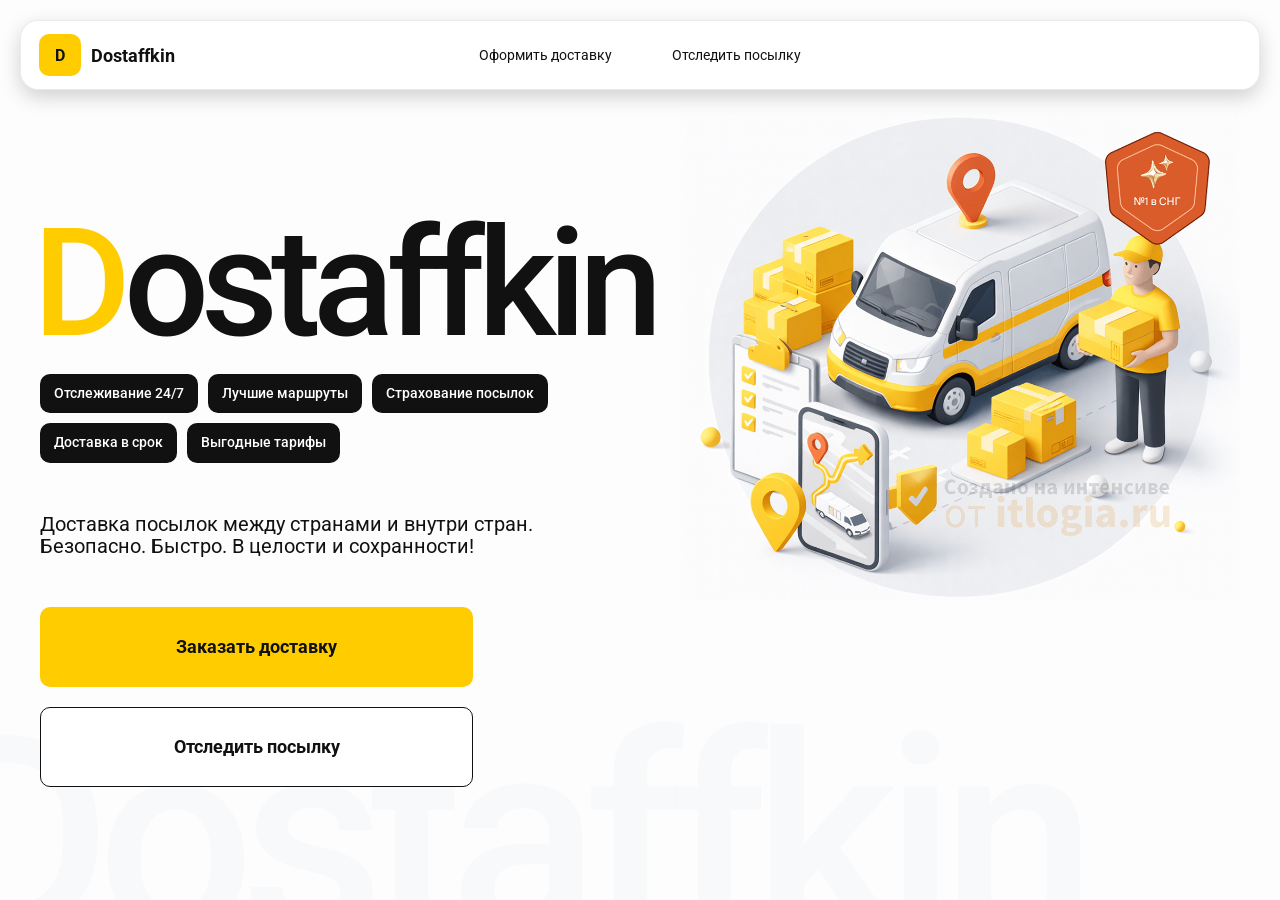
<file: index.html>
<!doctype html>
<html lang="ru">

<head>
    <meta charset="utf-8" />
    <meta name="viewport" content="width=device-width,initial-scale=1,maximum-scale=1,user-scalable=0" />
    <title>Dostaffkin — Доставка посылок между странами и внутри стран. Безопасно. Быстро. В целости и сохранности!
    </title>
    <link href="styles/base.css" rel="stylesheet" />
    <link href="styles/base_adaptive.css" rel="stylesheet" />
    <link href="styles/index.css" rel="stylesheet" />
    <link href="styles/index_adaptive.css" rel="stylesheet" />

</head>

<body>
    <div class="container">
        <header class="header">
            <a class="header-brand" href="#">
                <div class="header-logo">D</div>
                <div class="header-title">Dostaffkin</div>
            </a>
            <nav class="header-menu">
                <a class="header-link" href="./order.html">Оформить <span>доставку</span></a>
                <a class="header-link" href="./track.html">Отследить <span>посылку</span></a>
            </nav>
        </header>
        <main class="main">
            <section class="main-info">
                <div class="main-title">
                    <span>D</span>ostaffkin
                </div>
                <div class="main-features">
                    <div class="main-feature">Отслеживание 24/7</div>
                    <div class="main-feature">Лучшие маршруты</div>
                    <div class="main-feature">Страхование посылок</div>
                    <div class="main-feature">Доставка в срок</div>
                    <div class="main-feature">Выгодные тарифы</div>
                </div>
                <div class="main-description">
                    Доставка посылок между странами и внутри стран.
                    Безопасно. Быстро. В целости и сохранности!
                </div>
                <div class="main-actions">
                    <a class="button" type="button" href="./order.html">Заказать доставку</a>
                    <a class="button button-white" type="button" href="./track.html">Отследить посылку</a>
                </div>
            </section>
            <div class="main-title-ghost">Dostaffkin</div>
            <section class="main-image">
                <img src="images/main-image.png" alt="Main image" />
            </section>
        </main>

    </div>
</body>

</html>
</file>
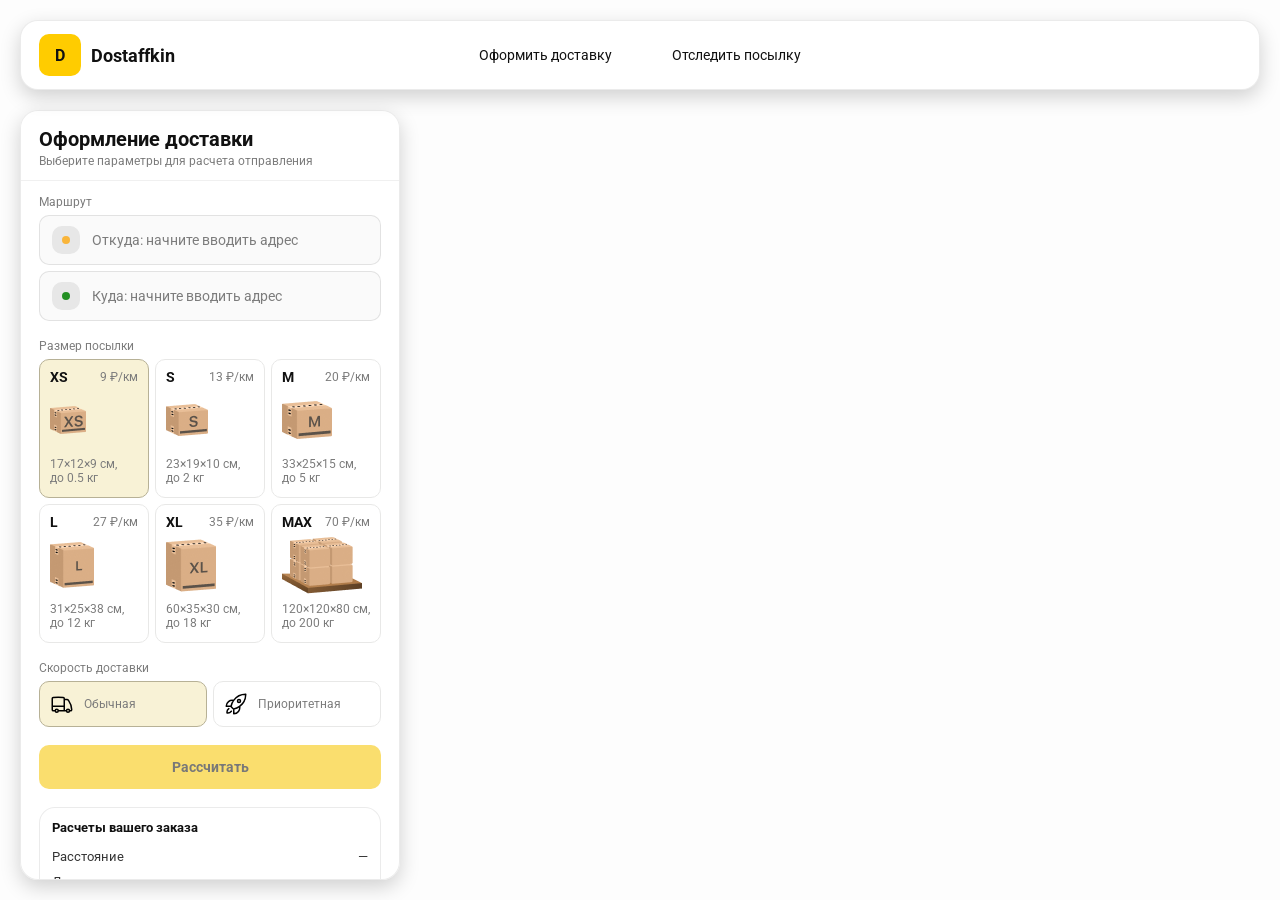
<file: order.html>
<!doctype html>
<html lang="ru">

<head>
    <meta charset="utf-8" />
    <meta name="viewport" content="width=device-width,initial-scale=1,maximum-scale=1,user-scalable=0" />
    <title>Оформление доставки</title>

    <link rel="stylesheet" href="styles/base.css" />
    <link rel="stylesheet" href="styles/base_adaptive.css" />

    <link rel="stylesheet" href="styles/order.css" />
    <link rel="stylesheet" href="styles/order_adaptive.css" />

    <script src="https://api-maps.yandex.ru/2.1/?lang=ru_RU&apikey=0c41792e-8c43-46f4-8267-2a0ffc75c0bb&suggest_apikey=ba2b6d49-8ae0-46f3-815a-244c1db91787" type="text/javascript"></script>



</head>

<body>
    <div id="map"></div>

    <header class="header">
        <a class="header-brand" href="./index.html">
            <div class="header-logo">D</div>
            <div class="header-title">Dostaffkin</div>
        </a>
        <nav class="header-menu">
            <a class="header-link" href="#">Оформить <span>доставку</span></a>
            <a class="header-link" href="./track.html">Отследить <span>посылку</span></a>
        </nav>
    </header>

    <aside class="main" id="sidebar">
        <div class="main-header">
            <div class="main-title">Оформление доставки</div>
            <div class="main-text">Выберите параметры для расчета отправления</div>
        </div>
        <div class="main-content">
            <div class="main-route">
                <div class="main-block-title">Маршрут</div>
                <div class="main-fields">
                    <div class="main-field" id="fromField">
                        <div class="main-pin"></div>
                        <input id="from" placeholder="Откуда: начните вводить адрес" autocomplete="off" />
                        <div class="main-ac" id="fromAc" role="listbox" aria-label="Подсказки адресов"></div>
                    </div>

                    <div class="main-field" id="toField">
                        <div class="main-pin"></div>
                        <input id="to" placeholder="Куда: начните вводить адрес" autocomplete="off" />
                        <div class="main-ac" id="toAc" role="listbox" aria-label="Подсказки адресов"></div>
                    </div>
                </div>
            </div>
            <div class="main-package">
                <div class="main-block-title">Размер посылки</div>

                <div class="main-sizes">
                    <div class="main-size-card is-active" data-value="xs">
                        <div class="main-size-top">
                            <div class="main-size-label">XS</div>
                            <div class="main-size-rate">9 ₽/км</div>
                        </div>
                        <div class="main-size-media">
                            <img src="images/sizes/xs.png" alt="Короб XS" />
                        </div>
                        <div class="main-size-description">17×12×9 см,<br>до 0.5 кг</div>
                    </div>

                    <div class="main-size-card" data-value="s">
                        <div class="main-size-top">
                            <div class="main-size-label">S</div>
                            <div class="main-size-rate">13 ₽/км</div>
                        </div>
                        <div class="main-size-media">
                            <img src="images/sizes/s.png" alt="Короб S" />
                        </div>
                        <div class="main-size-description">23×19×10 см,<br>до 2 кг</div>
                    </div>

                    <div class="main-size-card" data-value="m">
                        <div class="main-size-top">
                            <div class="main-size-label">M</div>
                            <div class="main-size-rate">20 ₽/км</div>
                        </div>
                        <div class="main-size-media">
                            <img src="images/sizes/m.png" alt="Короб M" />
                        </div>
                        <div class="main-size-description">33×25×15 см,<br>до 5 кг</div>
                    </div>

                    <div class="main-size-card" data-value="l">
                        <div class="main-size-top">
                            <div class="main-size-label">L</div>
                            <div class="main-size-rate">27 ₽/км</div>
                        </div>
                        <div class="main-size-media">
                            <img src="images/sizes/l.png" alt="Короб L" />
                        </div>
                        <div class="main-size-description">31×25×38 см,<br>до 12 кг</div>
                    </div>

                    <div class="main-size-card" data-value="xl">
                        <div class="main-size-top">
                            <div class="main-size-label">XL</div>
                            <div class="main-size-rate">35 ₽/км</div>
                        </div>
                        <div class="main-size-media">
                            <img src="images/sizes/xl.png" alt="Короб XL" />
                        </div>
                        <div class="main-size-description">60×35×30 см,<br>до 18 кг</div>
                    </div>

                    <div class="main-size-card" data-value="max">
                        <div class="main-size-top">
                            <div class="main-size-label">MAX</div>
                            <div class="main-size-rate">70 ₽/км</div>
                        </div>
                        <div class="main-size-media main-size-media-palleta">
                            <img src="images/sizes/max.png" alt="Паллета" />
                        </div>
                        <div class="main-size-description">120×120×80 см,<br>до 200 кг</div>
                    </div>
                </div>
            </div>

            <div class="main-speed">
                <div class="main-block-title">Скорость доставки</div>

                <div class="main-speeds">
                    <div class="main-speed-card is-active" data-value="regular">
                        <img class="main-speed-media" src="images/icons/regular.svg" alt="Regular" />
                        <div class="main-speed-description">Обычная</div>
                    </div>
                    <div class="main-speed-card" data-value="fast">
                        <img class="main-speed-media" src="images/icons/fast.svg" alt="Fast" />
                        <div class="main-speed-description">Приоритетная</div>
                    </div>

                </div>
            </div>




            <div class="main-calculate-block">
                <button id="calc" class="button calculate-button" type="button" disabled>Рассчитать</button>
            </div>

            <div class="main-result" id="result">
                <div class="main-result-title">Расчеты вашего заказа</div>
                <div class="main-result-lines">
                    <div class="main-result-line"><span>Расстояние</span><span id="distanceValue">—</span></div>
                    <div class="main-result-line"><span>Доставим через</span><span id="durationValue">—</span></div>
                    <div class="main-result-line"><span>Тариф</span><span id="rateValue">—</span></div>
                </div>
                <div class="main-price">
                    <div class="main-price-label">Итого</div>
                    <div class="main-price-value" id="totalValue">—</div>
                </div>
            </div>
            <div class="main-order-box">
                <div class="main-order-form" id="orderForm">
                    <div class="main-order-title">Оформление доставки</div>
                    <div class="main-block-info-row">
                        <div class="main-block-title">Контакты</div>
                        <div class="order-fields">
                            <div class="main-field">
                                <input id="customerName" placeholder="Ваше имя" autocomplete="off" />
                            </div>
                            <div class="main-field">
                                <input id="customerPhone" placeholder="Ваш телефон" autocomplete="off"
                                    inputmode="tel" />
                            </div>
                        </div>
                    </div>
                    <div class="main-block-info-row extra-info">
                        <div class="main-block-title">Дополнительная информация</div>
                        <div class="main-field textarea">
                            <textarea id="comment" placeholder="Детали доставки и комментарии"></textarea>
                        </div>
                    </div>
                    <button id="submit" class="button main-submit-request" type="button" disabled>Отправить
                        заявку
                    </button>
                </div>

                <div class="main-order-success" id="orderSuccess">
                    <div class="main-success-icon">✓</div>
                    <div class="main-success-title">Заявка отправлена!</div>
                    <div class="main-success-title">Номер отправления – <span id="orderId"></span></div>
                    <div class="main-success-subtitle">Мы скоро свяжемся с вами</div>
                </div>
            </div>


        </div>


    </aside>

    <script src="scripts/order.js"> </script>

</body>

</html>
</file>
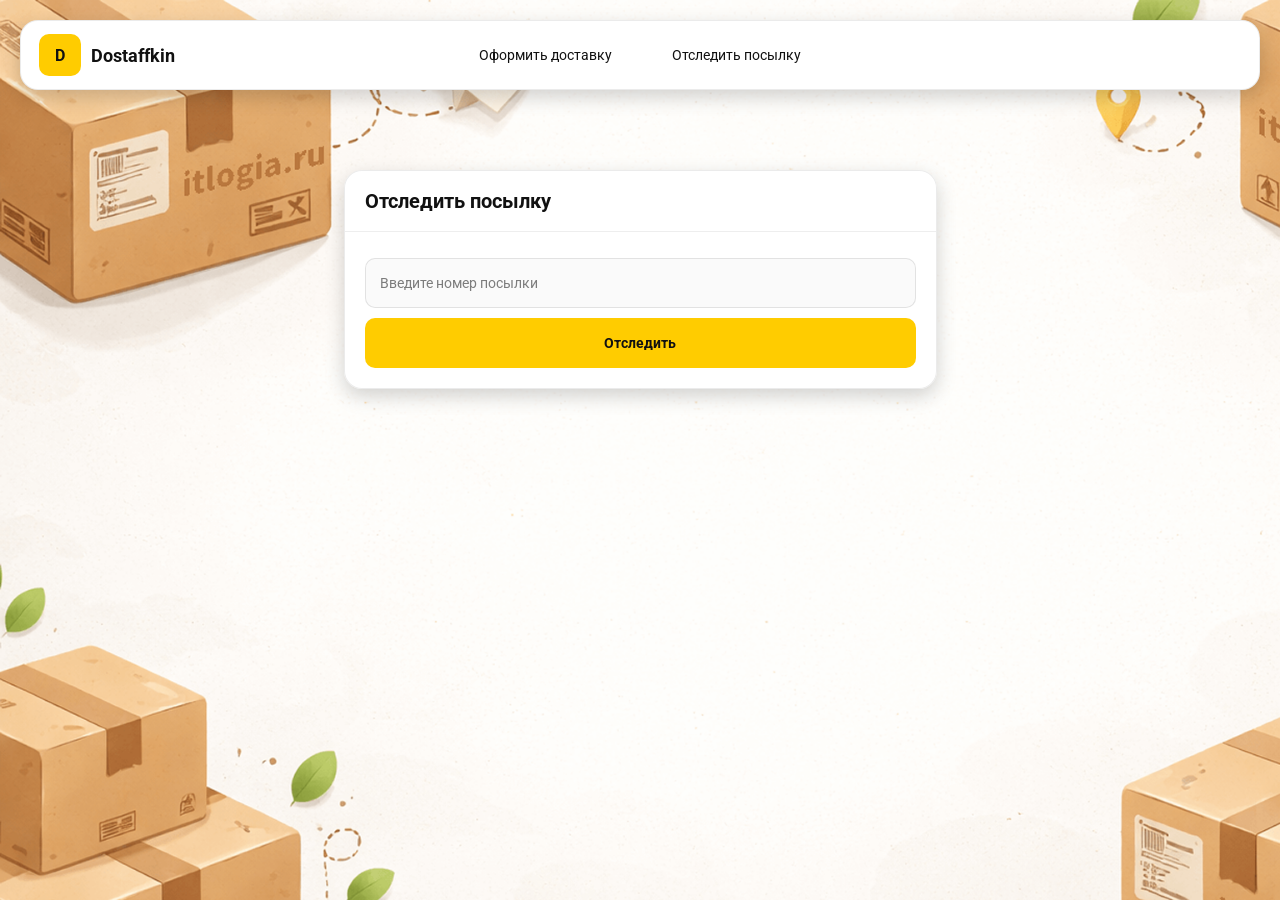
<file: track.html>
<!doctype html>
<html lang="ru">

<head>
    <meta charset="utf-8" />
    <meta name="viewport" content="width=device-width,initial-scale=1,maximum-scale=1,user-scalable=0" />
    <title>Отследить посылку</title>
    <link rel="stylesheet" href="styles/base.css" />
    <link rel="stylesheet" href="styles/base_adaptive.css" />

    <link rel="stylesheet" href="styles/track.css" />
    <link rel="stylesheet" href="styles/track_adaptive.css" />
</head>

<body>
    <div class="container">
        <header class="header">
            <a class="header-brand" href="./index.html">
                <div class="header-logo">D</div>
                <div class="header-title">Dostaffkin</div>
            </a>
            <nav class="header-menu">
                <a class="header-link" href="./order.html">Оформить <span>доставку</span></a>
                <a class="header-link" href="#">Отследить <span>посылку</span></a>
            </nav>
        </header>
        <main class="track-content">
            <section class="track-card track-search">
                <div class="track-title">Отследить посылку</div>
                <div class="track-action">
                    <div class="main-field track-field">
                        <input id="trackNumber" placeholder="Введите номер посылки" autocomplete="off" />
                    </div>
                    <button id="trackButton" class="button track-button" type="button">Отследить</button>
                </div>
            </section>
            <section class="track-card track-result" id="trackResult">
                <div class="track-result-header">
                    <div class="track-id" id="trackIdValue"></div>
                    <div class="track-routes">
                        <div class="track-route">
                            <div class="track-route-pin">
                                <svg xmlns="http://www.w3.org/2000/svg" fill="none" viewBox="0 0 24 24"
                                    stroke-width="1.5" stroke="orange" class="size-6">
                                    <path stroke-linecap="round" stroke-linejoin="round"
                                        d="M15 10.5a3 3 0 1 1-6 0 3 3 0 0 1 6 0Z" />
                                    <path stroke-linecap="round" stroke-linejoin="round"
                                        d="M19.5 10.5c0 7.142-7.5 11.25-7.5 11.25S4.5 17.642 4.5 10.5a7.5 7.5 0 1 1 15 0Z" />
                                </svg>
                            </div>
                            <div class="track-route-address" id="trackFromValue">
                                Откуда: Москва, улица Арбат, 1
                            </div>
                        </div>
                        <div class="track-route track-route-arrow">
                            <svg xmlns="http://www.w3.org/2000/svg" fill="none" viewBox="0 0 24 24" stroke-width="1.5"
                                stroke="currentColor" class="size-6">
                                <path stroke-linecap="round" stroke-linejoin="round"
                                    d="M19.5 13.5 12 21m0 0-7.5-7.5M12 21V3" />
                            </svg>
                        </div>
                        <div class="track-route">
                            <div class="track-route-pin">
                                <svg xmlns="http://www.w3.org/2000/svg" fill="none" viewBox="0 0 24 24"
                                    stroke-width="1.5" stroke="green" class="size-6">
                                    <path stroke-linecap="round" stroke-linejoin="round"
                                        d="M15 10.5a3 3 0 1 1-6 0 3 3 0 0 1 6 0Z" />
                                    <path stroke-linecap="round" stroke-linejoin="round"
                                        d="M19.5 10.5c0 7.142-7.5 11.25-7.5 11.25S4.5 17.642 4.5 10.5a7.5 7.5 0 1 1 15 0Z" />
                                </svg>
                            </div>
                            <div class="track-route-address" id="trackToValue">
                                Куда: Минск, проспект Независимости, 58
                            </div>
                        </div>
                    </div>
                </div>
                <div class="track-info">
                    <div class="track-status-title">Статус данной посылки:</div>
                    <div class="track-status-list" id="trackStatusList">


                        

                    </div>
                </div>
            </section>
        </main>

    </div>

    <script src = "scripts/track.js"> </script>

</body>

</html>
</file>
<file: styles/base.css>
*,
*::before,
*::after {
    box-sizing: border-box;
}

@font-face {
    font-family: "Roboto";
    src: url("../fonts/Roboto-Regular.ttf");
    font-weight: normal;
}

@font-face {
    font-family: "Roboto";
    src: url("../fonts/Roboto-Bold.ttf");
    font-weight: bold;
}

@font-face {
    font-family: "Roboto";
    src: url("../fonts/Roboto-Medium.ttf");
    font-weight: 500;
}

html,
body {
    margin: 0;
    color: #111111;
    font-family: "Roboto", sans-serif;
}

body {
    background: #FDFDFD;
}

.header {
    border-radius: 18px;
    box-shadow: 0 7px 20px 0 #0000002E;
    backdrop-filter: blur(10px);
    background: #ffffff;
    left: 20px;
    border: 1px solid rgba(0, 0, 0, 0.08);
    position: fixed;
    right: 20px;
    top: 20px;
    padding: 14px 18px;
    height: 70px;
    display: flex;
    align-items: center;
    z-index: 6;
}

.header-brand {
    display: flex;
    align-items: center;
    text-decoration: none;
    gap: 10px;
}

.header-logo {
    width: 42px;
    height: 42px;
    border-radius: 10px;
    background: #FFCC00;
    display: grid;
    place-items: center;
    font-weight: bold;
    color: #111;
}

.header-title {
    font-size: 18px;
    font-weight: bold;
    color: #111111;
    text-decoration: none;
}

.header-menu {
    display: flex;
    align-items: center;
    gap: 60px;
    margin: 0;
    position: absolute;
    left: 50%;
    transform: translateX(-50%);
}

.header-link {
    font-size: 14px;
    color: #111111;
    text-decoration: none;
}

.button {
    border: 0;
    outline: none;
    height: 44px;
    border-radius: 10px;
    font-size: 14px;
    font-weight: bold;
    cursor: pointer;
    font-family: inherit;
    transition: transform .08s ease, opacity .12s ease;
    background: #ffcc00;
    color: #111111;
    text-align: center;
    text-decoration: none;
}

.button:hover {
    background-color: #E5BC19;
}

.button:disabled {
    cursor: not-allowed;
    background-color: #FADE6E;
    color: #787878;
    transform: none;
}

.button.button-white {
    background: #ffffff;
    border: 1px solid #111111;
}

.button.button-white:hover {
    background: rgb(241 241 241);
}

.main-field {
    display: flex;
    align-items: center;
    margin-top: 6px;
    gap: 10px;
    border: 1px solid #1111111A;
    background: #FAFAFA;
    border-radius: 10px;
    padding: 10px 12px;
    position: relative;
    box-sizing: border-box;
    height: 50px;
}

.main-field.textarea {
    height: auto;
}

.main-pin {
    width: 28px;
    height: 28px;
    border-radius: 10px;
    background: rgba(17, 17, 17, 0.08);
    display: grid;
    place-items: center;
    flex: 0 0 auto;
    position: relative;
}

.main-pin::before {
    content: "";
    width: 8px;
    height: 8px;
    border-radius: 999px;
    background: orange;
    opacity: .75;
    display: block;
}

.main-field:last-child .main-pin::before {
    background: green;
    opacity: .85;
}

input, textarea {
    width: 100%;
    border: 0;
    outline: none;
    background: transparent;
    font-size: 14px;
    color: #111111;
    font-family: inherit;
}

textarea {
    resize: vertical;
    min-height: 72px;
    padding: 2px 0;
}

input::placeholder, textarea::placeholder {
    color: #7C7C7C;
}

.main-field:focus-within {
    border-color: rgba(0, 0, 0, 0.20);
    box-shadow: 0 0 0 4px rgba(255, 204, 0, 0.35);
    background: rgba(255, 255, 255, 0.75);
}
</file>
<file: styles/base_adaptive.css>
@media (max-width: 767px) {
    .header {
        left: 10px;
        right: 10px;
        top: 10px;
    }

    .header-link span {
        display: none;
    }

    .header-menu {
        gap: 20px;
        justify-content: flex-start;
        margin: 0 0 0 30px;
        position: static;
        transform: none;
    }
}

@media (max-width: 420px) {
    .header-title {
        display: none;
    }
}

@media (max-width: 374px) {
    .header-menu {
        gap: 10px;
        margin: 0 0 0 10px;
    }
}
</file>
<file: styles/index.css>
.container {
    overflow: hidden;
    min-height: 100vh;
}

.main {
    padding: 111px 40px 40px;
    position: relative;
    display: flex;
}

.main-info {
    max-width: 840px;
    width: 100%;
    position: relative;
}

.main-title {
    margin-top: 98px;
    font-weight: 500;
    font-size: 200px;
    line-height: 1;
    letter-spacing: -0.05em;
    color: #111111;
    left: -15px;
    position: relative;
}

.main-title span {
    color: #ffcc00;
}

.main-features {
    margin-top: 15px;
    display: flex;
    flex-wrap: wrap;
    gap: 10px;
}

.main-feature {
    background: #111111;
    color: #ffffff;
    padding: 12px 14px;
    font-weight: 500;
    font-size: 14px;
    line-height: 1.1;
    border-radius: 10px;
}

.main-description {
    margin-top: 50px;
    max-width: 500px;
    font-size: 20px;
    line-height: 1.1;
    color: #111111;
}

.main-actions {
    margin-top: 50px;
    display: flex;
    flex-direction: column;
    gap: 20px;
}

.main-actions .button {
    height: 80px;
    width: 433px;
    font-size: 18px;
    font-weight: bold;
    place-items: center;
    display: grid;
}

.main-title-ghost {
    position: absolute;
    z-index: -1;
    left: -70px;
    bottom: -150px;
    font-weight: 500;
    font-size: 278px;
    line-height: 1;
    letter-spacing: -0.05em;
    color: #ECEDF04D;
}

.main-image {
    width: 1024px;
    top: 100px;
    z-index: -2;
}

.main-image img {
    width: 100%;
    max-width: 1024px;
    height: auto;
    display: block;
}
</file>
<file: styles/index_adaptive.css>
@media (max-width: 1760px) {
    .main-title {
        font-size: 150px;
        left: -7px;
    }

    .main-info {
        max-width: 640px;
    }
}

@media (max-width: 1200px) {
    .main-info {
        max-width: 540px;
    }

    .main {
        padding: 111px 20px 20px;
    }

    .main-title {
        font-size: 120px;
        left: -4px;
    }

    .main-title-ghost {
        font-size: 220px;
    }
}

@media (max-width: 1024px) {
    .main-title {
        margin-top: 30px;
    }

    .main {
        flex-direction: column-reverse;
    }

    .main-image {
        max-width: 350px;
        position: absolute;
        left: 370px;
        top: 370px;
    }

    .main-info {
        max-width: 100%;
    }

    .main-actions {
        gap: 10px;
    }

    .main-actions .button {
        height: 50px;
        font-size: 14px;
        width: auto;
        max-width: 300px;
    }

    .main-description {
        max-width: 350px;
    }
}

@media (max-width: 570px) {
    .main-title {
        font-size: 88px;
    }

    .main-description {
        max-width: 100%
    }

    .main-actions {
       width: 100%;
    }

    .main-actions .button {
        width: 100%;
        max-width: 100%
    }

    .main-image {
        max-width: 650px;
        position: absolute;
        left: 170px;
        top: 70px;
        opacity: 0.2;
    }
}

@media (max-width: 400px) {
    .main-title {
        font-size: 70px;
    }
}
</file>
<file: styles/order.css>
#map {
    position: fixed;
    inset: 0;
}

.main {
    border-radius: 18px;
    box-shadow: 0 7px 20px 0 #0000002E;
    backdrop-filter: blur(10px);
    background: rgba(255, 255, 255, 0.96);
    left: 20px;
    border: 1px solid rgba(0, 0, 0, 0.08);
    position: fixed;
    top: 110px;
    bottom: 20px;
    width: 380px;
    display: flex;
    flex-direction: column;
    overflow: hidden;
    z-index: 5;
}

.main-header {
    padding: 18px 18px 12px 18px;
    border-bottom: 1px solid rgba(0, 0, 0, 0.06);
    display: flex;
    flex-direction: column;
}

.main-title {
    font-size: 20px;
    line-height: 100%;
    font-weight: bold;
}

.main-text {
    font-size: 12px;
    margin-top: 5px;
    color: #7C7C7C;
}

.main-content {
    padding: 14px 18px 18px 18px;
    overflow: auto;
    scrollbar-width: none;
    display: flex;
    flex-direction: column;
    gap: 18px;
    flex: 1;
}

.main-block-title {
    font-size: 12px;
    color: #7C7C7C;
}

.main-route .main-block-title,
.main-package .main-block-title {
    margin-bottom: 6px;
}
.main-sizes {
    display: grid;
    gap: 6px;
    grid-template-columns: repeat(3, 1fr);
}

.main-size-card {
    border: 1px solid #E8E8E7;
    background: #FFFFFF;
    border-radius: 10px;
    padding: 10px;
    cursor: pointer;
    user-select: none;
    transition: transform .08s ease, border-color .12s ease, background .12s ease;
    min-height: 139px;
}

.main-size-card:hover {
    transform: translateY(-1px);
}

.main-size-card.is-active {
    background-color: #F8F2D6;
    border-color: #B7B196;
}

.main-size-top {
    display: flex;
    align-items: center;
    justify-content: space-between;
}

.main-size-label {
    font-weight: bold;
    font-size: 14px;
    color: #111111;
    line-height: 100%;
}

.main-size-rate {
    font-size: 12px;
    color: #7C7C7C;
    line-height: 100%;
}

.main-size-media {
    margin-top: 8px;
    height: 57px;
}

.main-size-description {
    margin-top: 8px;
    font-size: 12px;
    color: #7C7C7C;
    line-height: 1.2;
}

.calculate-button {
    width: 100%;
}

.main-result {
    border: 1px solid rgba(0, 0, 0, 0.08);
    background: rgba(255, 255, 255, 0.75);
    border-radius: 16px;
    padding: 12px;
    line-height: 1.25;
}

.main-result-title {
    font-weight: bold;
    font-size: 13px;
    color: #111111;
    margin-bottom: 13px;
}

.main-result-lines {
    gap: 8px;
    display: flex;
    flex-direction: column;
}

.main-result-line {
    font-size: 13px;
    color: rgba(17, 17, 17, 0.85);
    display: flex;
    justify-content: space-between;
}

.main-price {
    margin-top: 18px;
    padding-top: 10px;
    border-top: 1px dashed rgba(0, 0, 0, 0.12);
    display: flex;
    align-items: baseline;
    justify-content: space-between;
}

.main-price-label {
    font-size: 12px;
    color: rgba(17, 17, 17, 0.55);
}

.main-price-value {
    font-size: 20px;
    font-weight: bold;
    color: #111111;
    letter-spacing: -0.3px;
}

.main-order-box {
    background: #ffffff;
    border: 1px solid #E8E8E7;
    border-radius: 10px;
    padding: 12px;
}

.main-order-title {
    margin-bottom: 8px;
    font-weight: bold;
    font-size: 14px;
    color: #111111;
}

.main-block-info {
    display: flex;
    flex-direction: column;
    gap: 6px;
}

.order-fields {
    display: grid;
    grid-template-columns: 1fr 1fr;
    column-gap: 10px;
    margin-top: 6px;
}

.main-block-info-row.extra-info {
    display: block;
    margin-top: 13px;
}

.main-submit-request {
    width: 100%;
    margin-top: 6px;
}

.main-order-success {
    display: none;
    text-align: center;
    padding: 22px 12px;
    gap: 12px;
}

.main-order-success.is-visible {
    display: flex;
    flex-direction: column;
    align-items: center;
}

.main-success-icon {
    width: 56px;
    height: 56px;
    border-radius: 50%;
    background: #16a34a;
    color: #ffffff;
    display: grid;
    place-items: center;
    font-size: 30px;
}

.main-success-title {
    font-size: 14px;
    font-weight: bold;
    color: #111111;
}

.main-success-subtitle {
    font-size: 12px;
    color: rgba(17, 17, 17, 0.55);
    line-height: 1.3;
}


.main-speed .main-block-title {
    margin-bottom: 6px;
}

.main-speeds {
    display: grid;
    gap: 6px;
    grid-template-columns: repeat(2, 1fr);
}

.main-speed-card {
    border: 1px solid #E8E8E7;
    background: #FFFFFF;
    border-radius: 10px;
    padding: 10px;
    cursor: pointer;
    user-select: none;
    transition: transform .08s ease, border-color .12s ease, background .12s ease;
    display: flex;
    align-items: center;
    gap: 10px;
}

.main-speed-card:hover {
    transform: translateY(-1px);
}

.main-speed-card.is-active {
    background-color: #F8F2D6;
    border-color: #B7B196;
}

.main-speed-description {
    font-size: 12px;
    color: #7C7C7C;
    line-height: 1.2;
}
</file>
<file: styles/order_adaptive.css>
@media (max-width: 767px) {
    .main {
        left: 10px;
        right: 10px;
        top: 50%;
        bottom: 12px;
        width: auto;
        max-width: none;
    }
}

@media (max-width: 420px) {
    .main-sizes {
        grid-template-columns: repeat(2, 1fr);
    }
}
</file>
<file: styles/track.css>
.container {
    background: #F4F4F4 url("../images/track-bg.png");
    background-size: cover;
    min-height: 100vh;
    padding: 170px 0 50px 0;
}
.track-content {
    width: 593px;
    margin: 0 auto;
}
.track-card {
    width: 100%;
    border-radius: 18px;
    box-shadow: 0 7px 20px 0 #0000002E;
    backdrop-filter: blur(10px);
    background: rgba(255, 255, 255, 0.96);
    border: 1px solid rgba(0, 0, 0, 0.08);
}

.track-title {
    font-size: 20px;
    line-height: 100%;
    font-weight: bold;
    border-bottom: 1px solid #EEEEEE;
    padding: 20px;
}

.track-action {
    padding: 20px;
}

.track-button {
    width: 100%;
    height: 50px;
}

.track-field {
    margin-bottom: 10px;
}
.track-result {
    margin-top: 5px;
    display: none;
}

.track-result.is-visible {
    display: block;
}

.track-result-header {
    font-weight: bold;
    font-size: 14px;
    color: #111111;
    padding: 20px;
    border-bottom: 1px solid #EEEEEE;
}

.track-id {
    margin-bottom: 12px;
    font-size: 20px;
}

.track-routes {
    display: flex;
    flex-direction: column;
    gap: 10px;
    font-weight: normal;
}

.track-route {
    display: flex;
    align-items: center;
    gap: 10px;
}

.track-route-pin {
    width: 24px;
    height: 24px;
    flex-shrink: 0;
}

.track-route-arrow {
    padding: 15px 0;
    width: 24px;
    height: 24px;
}

.track-info {
    padding: 20px;
}

.track-status {
    display: flex;
    align-items: center;
    font-size: 12px;
    gap: 10px;
}

.track-status-title {
    font-size: 14px;
    color: #111111;
    margin-bottom: 20px;
}

.track-status-list {
    display: flex;
    flex-direction: column;
    gap: 15px;
}

.track-status-icon {
    width: 40px;
    height: 40px;
    border-radius: 50%;
    background: rgba(17, 17, 17, 0.08);
    display: grid;
    place-items: center;
    flex: 0 0 auto;
}

.track-status.created .track-status-icon {
    background-color: #F1CB00;
}

.track-status.in-way .track-status-icon {
    background-color: #F08A11;
}

.track-status.ready .track-status-icon {
    background-color: #A35D0A;
}

.track-status.done .track-status-icon {
    background-color: #37C93B;
}

.track-status-text {
    display: flex;
    align-items: center;
    justify-content: space-between;
    color: #111111;
    font-size: 12px;
    flex: 1;
}

.track-status-date {
    color: rgba(17, 17, 17, 0.55);
}
</file>
<file: styles/track_adaptive.css>
@media (max-width: 767px) {
    .container {
        padding: 130px 0 50px 0;
    }

    .track-content {
        width: 100%;
        padding-left: 10px;
        padding-right: 10px;
    }

    .track-result-header {
        padding: 20px;
    }
}
</file>
